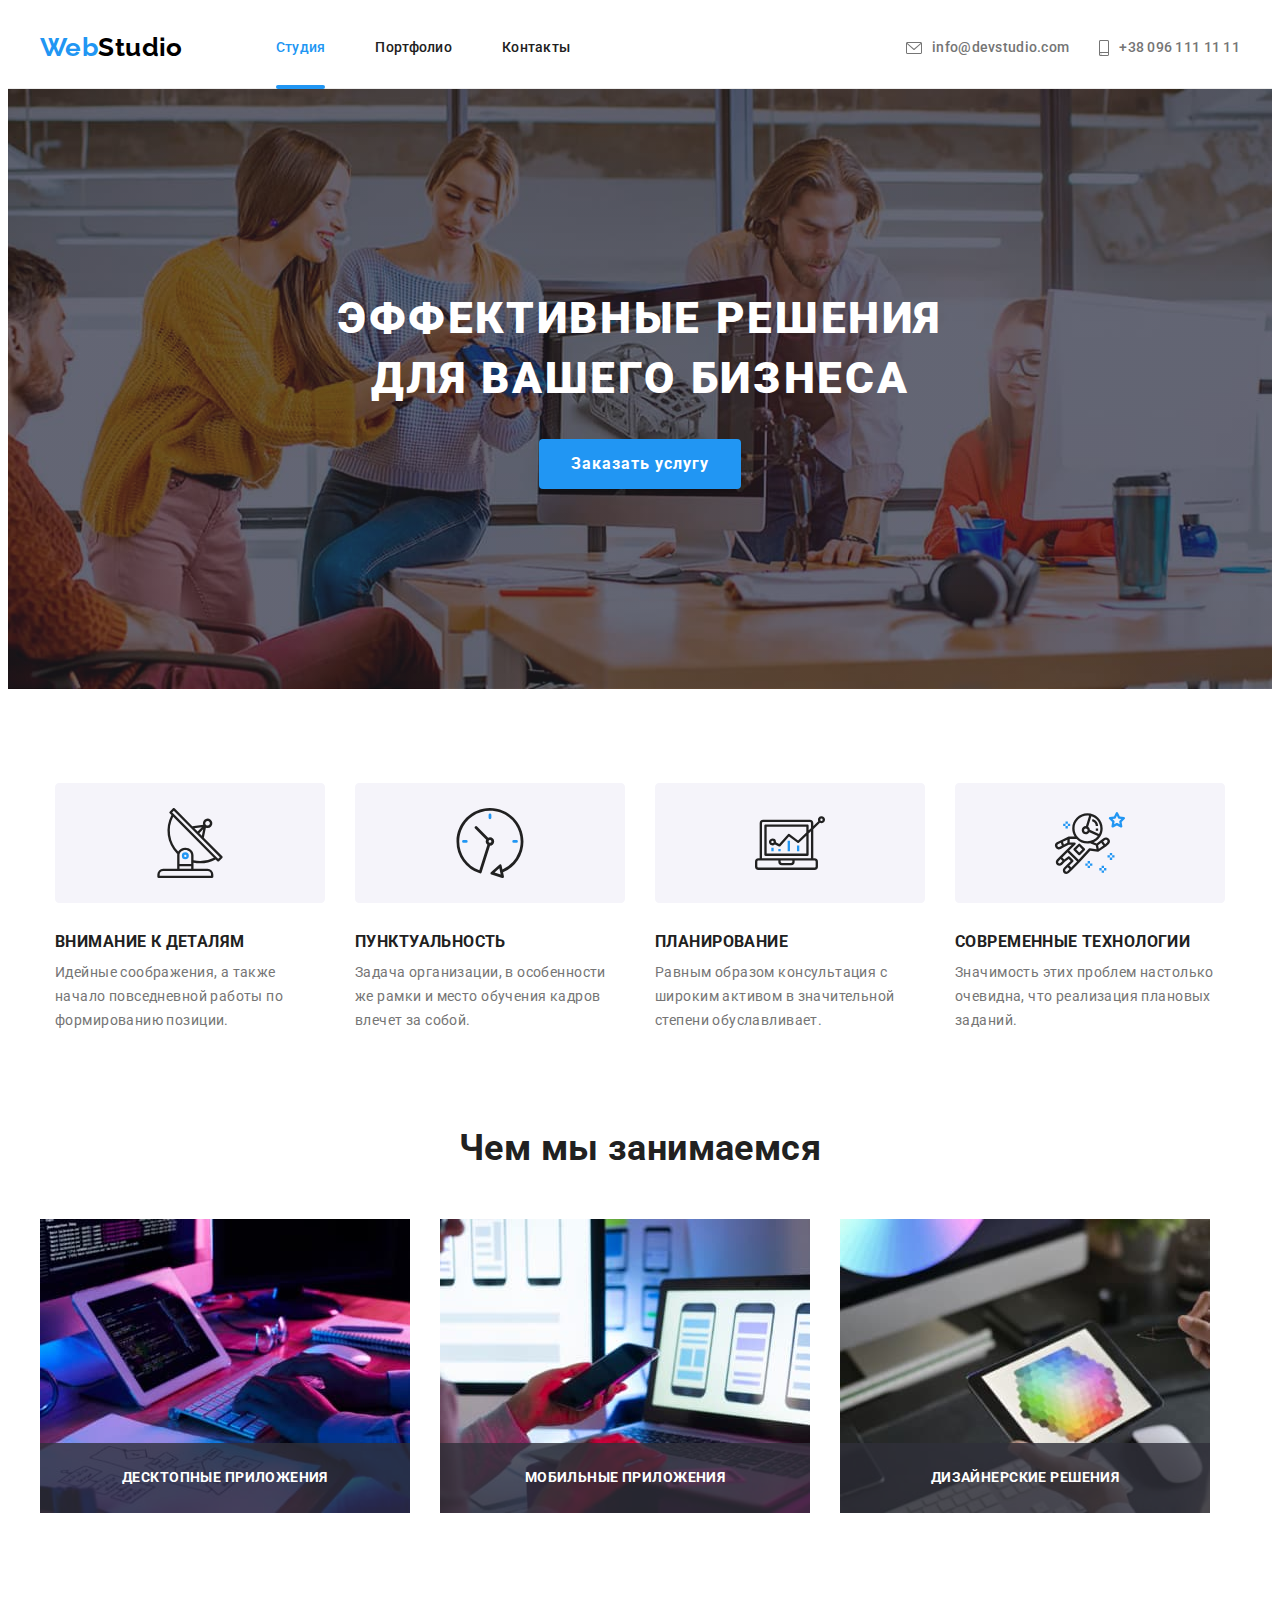
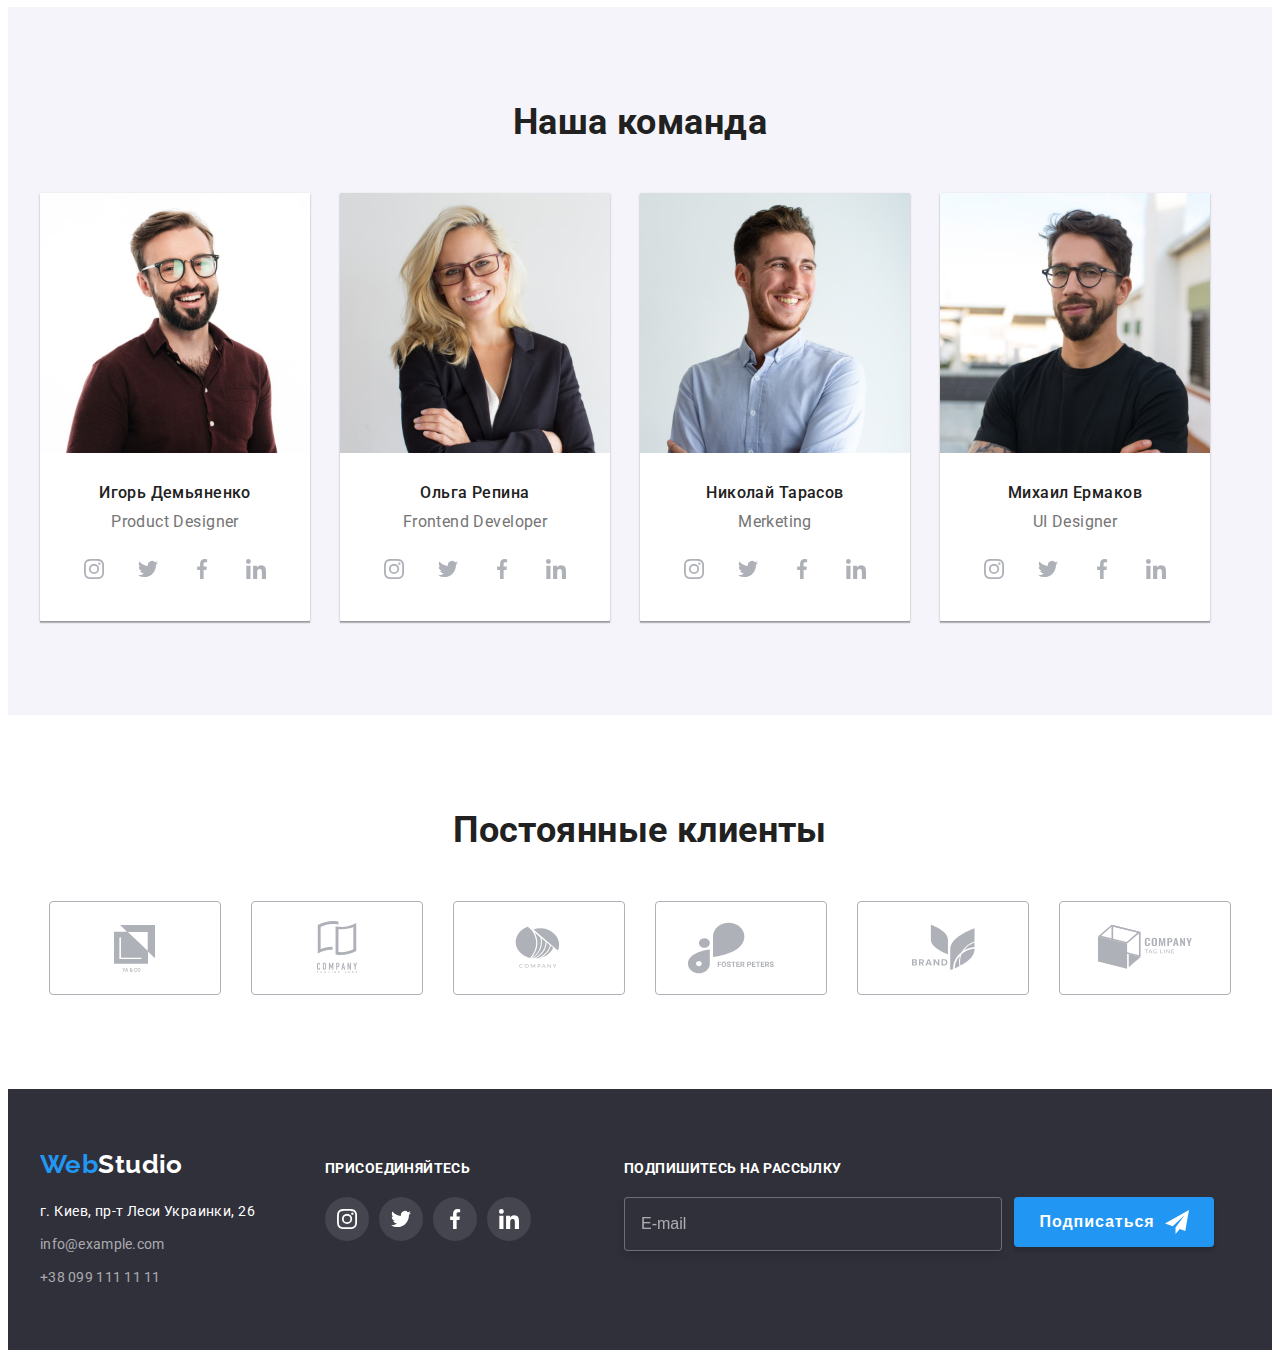
<file: index.html>
<!DOCTYPE html>
<html lang="ru">
<head>
    <meta charset="UTF-8">
    <meta http-equiv="X-UA-Compatible" content="IE=edge">
    <meta name="viewport" content="width=device-width, initial-scale=1.0">
    <title>Студия</title>
    <link rel="stylesheet" href="https://cdnjs.cloudflare.com/ajax/libs/modern-normalize/1.1.0/modern-normalize.min.css"
        integrity="sha512-wpPYUAdjBVSE4KJnH1VR1HeZfpl1ub8YT/NKx4PuQ5NmX2tKuGu6U/JRp5y+Y8XG2tV+wKQpNHVUX03MfMFn9Q=="
        crossorigin="anonymous" referrerpolicy="no-referrer" />
    <link rel="preconnect" href="https://fonts.googleapis.com">
    <link rel="preconnect" href="https://fonts.gstatic.com" crossorigin>
    <link href="https://fonts.googleapis.com/css2?family=Raleway:wght@700&family=Roboto:wght@400;500;700;900&display=swap"
        rel="stylesheet">
    <!--<link rel="stylesheet" href="./css/styles.css">-->
    <link rel="stylesheet" href="./css/main.min.css">
</head>

<body>
        <!-- Шапка -->
    <header class="header-section">
        <div class="container flex-header">            
            <nav class="navigation">
                <a href="./index.html" lang="en" class="logo link header-logo"><span class="logo-accent">Web</span>Studio</a>
                <ul class="site-nav list flex-site-nav">                
                    <li class="list-item header-list-item"><a href="./index.html" class="link current">Студия</a></li>
                    <li class="list-item header-list-item"><a href="./portfolio.html" class="link">Портфолио</a></li>
                    <li class="list-item header-list-item"><a href="" class="link">Контакты</a></li>
                </ul>
            </nav>
            <ul class="list header-contacts">
                <li class="list-item header-list-item"><a href="mailto:info@devstudio.com" class="contacts-header link">
                    <svg class="contacts-header-icon1"><use href="images/icons.svg#envelope"></use></svg>info@devstudio.com</a></li>
                <li class="list-item header-list-item"><a href="tel:+380961111111" class="contacts-header link">
                    <svg class="contacts-header-icon2"><use href="images/icons.svg#smartphone"></use></svg>+38 096 111 11 11</a></li>
            </ul>
        </div>
    </header>            
    <main>
                <!-- Hero -->
        <section class="hero">
            <div class="container hero-container">
                <h1 class="hero-title">Эффективные решения для вашего бизнеса</h1>
                <button type="button" class="hero-button btn-primary" data-modal-open>Заказать услугу</button>
            </div>
        </section>
        <div class="backdrop is-hidden" data-modal>
            <div class="modal">                
                <button class="btn-close" aria-label="Закрыть" data-modal-close>
                    <svg class="close-icon">
                        <use href="images/icons.svg#icon-close"></use>
                    </svg>
                </button>  
                <form class="modal-form" autocomplete="off">
                    <b class="modal-call">Оставьте свои данные, мы вам перезвоним</b>
                    <label for="user-name" class="modal-name-label">Имя</label>
                    <div class="modal-input-containers">
                        <input type="text" name="name" id="user-name" class="modal-inputs modal-input-name" autocomplete="name">
                        <svg class="icon-modal-person icon-modal">
                            <use href="./images/icons.svg#icon-modal-person"></use>
                        </svg>
                    </div>
                    <label for="user-phone-number" class="modal-name-label">Телефон</label>
                    <div class="modal-input-containers">
                        <input type="tel" name="phone-number" id="user-phone-number" class="modal-inputs modal-input-tel" autocomplete="tel">
                        <svg class="icon-modal-phone icon-modal">
                            <use href="./images/icons.svg#icon-modal-phone"></use>
                        </svg>
                    </div>
                    <label for="user-email" class="modal-name-label">Почта</label>
                    <div class="modal-input-containers">
                        <input type="email" name="email" id="user-email" class="modal-inputs modal-input-email" autocomplete="email">
                        <svg class="icon-modal-envelope icon-modal">
                            <use href="./images/icons.svg#icon-modal-envelope"></use>
                        </svg>
                    </div>
                    <label for="modal-textarea" class="modal-name-label">Комментарий</label>
                    <textarea name="comment" id="modal-textarea" rows="10" class="modal-textarea" placeholder="Введите текст"></textarea>
                    <div class="agreement">
                    <input type="checkbox" name="topic" id="modal-checkbox" class="modal-checkbox visually-hidden">
                    <span class="checkbox-icon"></span>
                    <label for="modal-checkbox" class="agreement-stroke">Соглашаюсь с рассылкой и принимаю <a href="" class="agreement-link">Условия договора</a></label>
                    </div>
                    <button type="submit" class="btn-primary modal-submit-button">Отправить</button>
                </form>      
            </div>
        </div>
                <!-- Особенности -->
        <section class="section paculiarities-section">
            <div class="contaier">
                <h2 class="section-title visually-hidden">Особенности</h2>
                <ul class="list paculiarities-list">                                
                    <li class="list-item paculiarities-item pacu-icon-1">                        
                            <h3 class="list-title paculiarities-title upper-text">внимание к деталям</h3>
                            <p class="paculiarities-text">
                                Идейные соображения, а также начало повседневной работы по формированию позиции.
                            </p>                        
                    </li>                    
                    <li class="list-item paculiarities-item pacu-icon-2">                        
                            <h3 class="list-title paculiarities-title upper-text">пунктуальность</h3>
                            <p class="paculiarities-text">
                                Задача организации, в особенности же рамки и место обучения кадров влечет за собой.
                            </p>                        
                    </li>                         
                    <li class="list-item paculiarities-item pacu-icon-3">                        
                            <h3 class="list-title paculiarities-title upper-text">планирование</h3>
                                <p class="paculiarities-text">
                                    Равным образом консультация с широким активом в значительной степени обуславливает.
                                </p>                        
                    </li>                         
                    <li class="list-item paculiarities-item pacu-icon-4">                        
                            <h3 class="list-title paculiarities-title upper-text">современные технологии</h3>
                            <p class="paculiarities-text">
                                Значимость этих проблем настолько очевидна, что реализация плановых заданий.
                            </p>                       
                    </li>                               
                </ul>
            </div>
        </section>
                <!-- Чем мы занимаемся -->
        <section class="section">
            <div class="container studio-section">
                <h2 class="section-title our-focus-title">Чем мы занимаемся</h2>
                <ul class="list our-focus-list">
                    <li class="list-item our-focus-item">
                        <div class="focus-item-thumb">
                            <img src="./images/notebook.jpg" alt="ноутбук" width="370"> 
                            <div class="focus-disc-box">
                                <p class="upper-text focus-pic-disc">десктопные приложения</p>
                            </div>
                        </div>                        
                    </li>
                    <li class="list-item our-focus-item">
                        <div class="focus-item-thumb">
                            <img src="./images/notebook-smartphone.jpg" alt="ноутбук и смартфон" width="370">
                            <div class="focus-disc-box">
                                <p class="upper-text focus-pic-disc">мобильные приложения</p>
                            </div>
                        </div>                        
                    </li>
                    <li class="list-item our-focus-item">
                        <div class="focus-item-thumb">
                            <img src="./images/tablet.jpg" alt="планшет" width="370">   
                            <div class="focus-disc-box">
                                <p class="upper-text focus-pic-disc">дизайнерские решения</p>
                            </div>
                        </div>                        
                    </li>
                </ul>
            </div>
        </section>
                <!-- Наша команда-->
        <section class="section team-section">
            <div class="studio-section container">
                <h2 class="section-title">Наша команда</h2>
                <ul class="list team-list">
                    <li class="list-item team-card">
                        <img src="./images/photo.jpg" alt="фото Игоря" width="270">
                        <div class="team-card-discription">                            
                            <h3 class="list-title teammember">Игорь Демьяненко</h3>
                            <p lang="en" class="profession">Product Designer</p>
                            <ul class="social-list list">
                                <li class="social-item">
                                    <a href="https://Instagram.com" class="team-social-link social-link link"
                                    target="_blank" rel="noopener noreferrer" aria-label="Instagram">
                                        <svg class="social-icon">
                                            <use href="./images/icons.svg#instagram-icon">                                   
                                            </use>
                                        </svg>
                                    </a></li>
                                <li class="social-item">
                                    <a href="https://Twitter.com" class="team-social-link social-link link" target="_blank" rel="noopener noreferrer" aria-label="Twitter">
                                        <svg class="social-icon">
                                            <use href="./images/icons.svg#twitter-icon">
                                            </use>
                                        </svg>
                                    </a></li>
                                <li class="social-item">
                                    <a href="https://Facebook.com" class="team-social-link social-link link" target="_blank" rel="noopener noreferrer" aria-label="Facebook">
                                        <svg class="social-icon">
                                            <use href="./images/icons.svg#facebook-icon">
                                            </use>
                                        </svg>
                                    </a></li>
                                <li class="social-item">
                                    <a href="https://Linkedin.com" class="team-social-link social-link link" target="_blank" rel="noopener noreferrer" aria-label="LinkedIn">
                                        <svg class="social-icon">
                                            <use href="./images/icons.svg#linkedin-icon">
                                            </use>
                                        </svg>
                                    </a></li>
                            </ul>
                        </div>
                    </li>
                    <li class="list-item team-card">
                        <img src="./images/photo-1.jpg" alt="фото Ольги" width="270">
                        <div class="team-card-discription">                            
                            <h3 class="list-title teammember">Ольга Репина</h3>
                            <p lang="en" class="profession">Frontend Developer</p>
                            <ul class="social-list list">
                                <li class="social-item">
                                    <a href="" class="team-social-link social-link link">
                                        <svg class="social-icon">
                                            <use href="./images/icons.svg#instagram-icon" aria-label="Instagram">
                                            </use>
                                        </svg>
                                    </a>
                                </li>
                                <li class="social-item">
                                    <a href="" class="team-social-link social-link link" aria-label="Twitter">
                                        <svg class="social-icon">
                                            <use href="./images/icons.svg#twitter-icon">
                                            </use>
                                        </svg>
                                    </a>
                                </li>
                                <li class="social-item">
                                    <a href="" class="team-social-link social-link link" aria-label="Facebook">
                                        <svg class="social-icon">
                                            <use href="./images/icons.svg#facebook-icon">
                                            </use>
                                        </svg>
                                    </a>
                                </li>
                                <li class="social-item">
                                    <a href="" class="team-social-link social-link link" aria-label="LinkedIn">
                                        <svg class="social-icon">
                                            <use href="./images/icons.svg#linkedin-icon">
                                            </use>
                                        </svg>
                                    </a>
                                </li>
                            </ul>
                        </div>
                    </li>
                    <li class="list-item team-card">
                        <img src="./images/photo-2.jpg" alt="фото Николая" width="270">
                        <div class="team-card-discription">                            
                            <h3 class="list-title teammember">Николай Тарасов</h3>
                            <p lang="en" class="profession">Merketing</p>
                            <ul class="social-list list">
                                <li class="social-item">
                                    <a href="" class="team-social-link social-link link">
                                        <svg class="social-icon">
                                            <use href="./images/icons.svg#instagram-icon" aria-label="Instagram">
                                            </use>
                                        </svg>
                                    </a>
                                </li>
                                <li class="social-item">
                                    <a href="" class="team-social-link social-link link" aria-label="Twitter">
                                        <svg class="social-icon">
                                            <use href="./images/icons.svg#twitter-icon">
                                            </use>
                                        </svg>
                                    </a>
                                </li>
                                <li class="social-item">
                                    <a href="" class="team-social-link social-link link" aria-label="Facebook">
                                        <svg class="social-icon">
                                            <use href="./images/icons.svg#facebook-icon">
                                            </use>
                                        </svg>
                                    </a>
                                </li>
                                <li class="social-item">
                                    <a href="" class="team-social-link social-link link" aria-label="LinkedIn">
                                        <svg class="social-icon">
                                            <use href="./images/icons.svg#linkedin-icon">
                                            </use>
                                        </svg>
                                    </a>
                                </li>
                            </ul>
                        </div>
                    </li>
                    <li class="list-item team-card">
                        <img src="./images/photo-3.jpg" alt="фото Михаила" width="270">
                        <div class="team-card-discription">                            
                            <h3 class="list-title teammember">Михаил Ермаков</h3>
                            <p lang="en" class="profession">UI Designer</p>
                            <ul class="social-list list">
                                <li class="social-item">
                                    <a href="" class="team-social-link social-link link">
                                        <svg class="social-icon">
                                            <use href="./images/icons.svg#instagram-icon" aria-label="Instagram">
                                            </use>
                                        </svg>
                                    </a>
                                </li>
                                <li class="social-item">
                                    <a href="" class="team-social-link social-link link" aria-label="Twitter">
                                        <svg class="social-icon">
                                            <use href="./images/icons.svg#twitter-icon">
                                            </use>
                                        </svg>
                                    </a>
                                </li>
                                <li class="social-item">
                                    <a href="" class="team-social-link social-link link" aria-label="Facebook">
                                        <svg class="social-icon">
                                            <use href="./images/icons.svg#facebook-icon">
                                            </use>
                                        </svg>
                                    </a>
                                </li>
                                <li class="social-item">
                                    <a href="" class="team-social-link social-link link" aria-label="LinkedIn">
                                        <svg class="social-icon">
                                            <use href="./images/icons.svg#linkedin-icon">
                                            </use>
                                        </svg>
                                    </a>
                                </li>
                            </ul>
                        </div>
                    </li>
                </ul>
            </div>
        </section>
        <section class="section">
            <div class="container studio-section">
                <h2 class="section-title customers-title">Постоянные клиенты</h2>
                <ul class="list customers-list">
                    <li class="list-item customers-item">
                        <a href="" class="customers-link link">
                            <svg class="customers-icon">
                                <use href="images/icons.svg#logo1"></use>
                            </svg>
                        </a>
                    </li>
                    <li class="list-item customers-item">
                        <a href="" class="customers-link link">
                            <svg class="customers-icon">
                                <use href="images/icons.svg#logo2"></use>
                            </svg>
                        </a>
                    </li>
                    <li class="list-item customers-item">
                        <a href="" class="customers-link link">
                            <svg class="customers-icon">
                                <use href="images/icons.svg#logo3"></use>
                            </svg>
                        </a>
                    </li>
                    <li class="list-item customers-item">
                        <a href="" class="customers-link link">
                            <svg class="customers-icon">
                                <use href="images/icons.svg#logo4"></use>
                            </svg>
                        </a>
                    </li>
                    <li class="list-item customers-item">
                        <a href="" class="customers-link link">
                            <svg class="customers-icon">
                                <use href="images/icons.svg#logo5"></use>
                            </svg>
                        </a>
                    </li>
                    <li class="list-item customers-item">
                        <a href="" class="customers-link link">
                            <svg class="customers-icon">
                                <use href="images/icons.svg#logo6"></use>
                            </svg>
                        </a>
                    </li>
                </ul>
            </div>
        </section>
    </main>
            <!-- футер -->
    <footer class="footer-section">
        <div class="container footer-container">
            <div class="address-container">
            <a href="./index.html" lang="en" class="logo footer-logo link"><span class="logo-accent">Web</span>Studio</a>
            <address>
                <ul class="list flex-adress">
                    <li class="list-item flex-adress-item"><a href="https://www.google.com.ua/maps/place/бульвар+Лесі+Українки,+26,+Київ,+02000/@50.4265769,30.5380446,19z/data=!4m5!3m4!1s0x40d4cf0e033ecbe9:0x57a4dffefec77da0!8m2!3d50.4265807!4d30.5383858?hl=uk&authuser=0"
                                class="office-adress footer-contacts-fonts link">г. Киев, пр-т Леси Украинки, 26</a></li>
                    <li class="list-item flex-adress-item"><a href="mailto:info@example.com"
                                class="contacts-footer footer-contacts-fonts link">info@example.com</a></li>
                    <li class="list-item flex-adress-item"><a href="tel:+380991111111" class="contacts-footer footer-contacts-fonts link">+38 099 111 11 11</a>
                    </li>
                </ul>
            </address>
            </div>
            <div>
                <b class="footer-call upper-text">присоединяйтесь</b>
                <ul class="social-list list">
                    <li class="social-item">
                        <a href="" class="footer-social-link social-link link" aria-label="Instagram">
                            <svg class="social-icon">
                                <use href="./images/icons.svg#instagram-icon"></use>
                            </svg>
                        </a>
                    </li>
                    <li class="social-item">
                        <a href="" class="footer-social-link social-link link" aria-label="Twitter">
                            <svg class="social-icon">
                                <use href="./images/icons.svg#twitter-icon"></use>
                            </svg>
                        </a>
                    </li>
                    <li class="social-item">
                        <a href="" class="footer-social-link social-link link" aria-label="Facebook">
                            <svg class="social-icon">
                                <use href="./images/icons.svg#facebook-icon"></use>
                            </svg>
                        </a>
                    </li>
                    <li class="social-item">
                        <a href="" class="footer-social-link social-link link" aria-label="LinkedIn">
                            <svg class="social-icon">
                                <use href="./images/icons.svg#linkedin-icon"></use>
                            </svg>
                        </a>
                    </li>
                </ul>
            </div>
            <form class="subscribe-form" autocomplete="off">
                <label for="footer-subscribe-input" class="footer-call upper-text footer-subscribe-label">подпишитесь на рассылку</label>
                <div class="subscribe-form-actions">
                    <input type="email" name="email" placeholder="E-mail" id="footer-subscribe-input" class="footer-subscribe-input">
                    <button type="submit" class="btn-primary footer-subscribe-button">Подписаться<svg class="icon-send">
                            <use href="./images/icons.svg#icon-send"></use>
                        </svg></button>
                </div>
            </form>
        </div>
    </footer>
    <script src="./js/modal.js"></script>
</body>
</html>
</file>
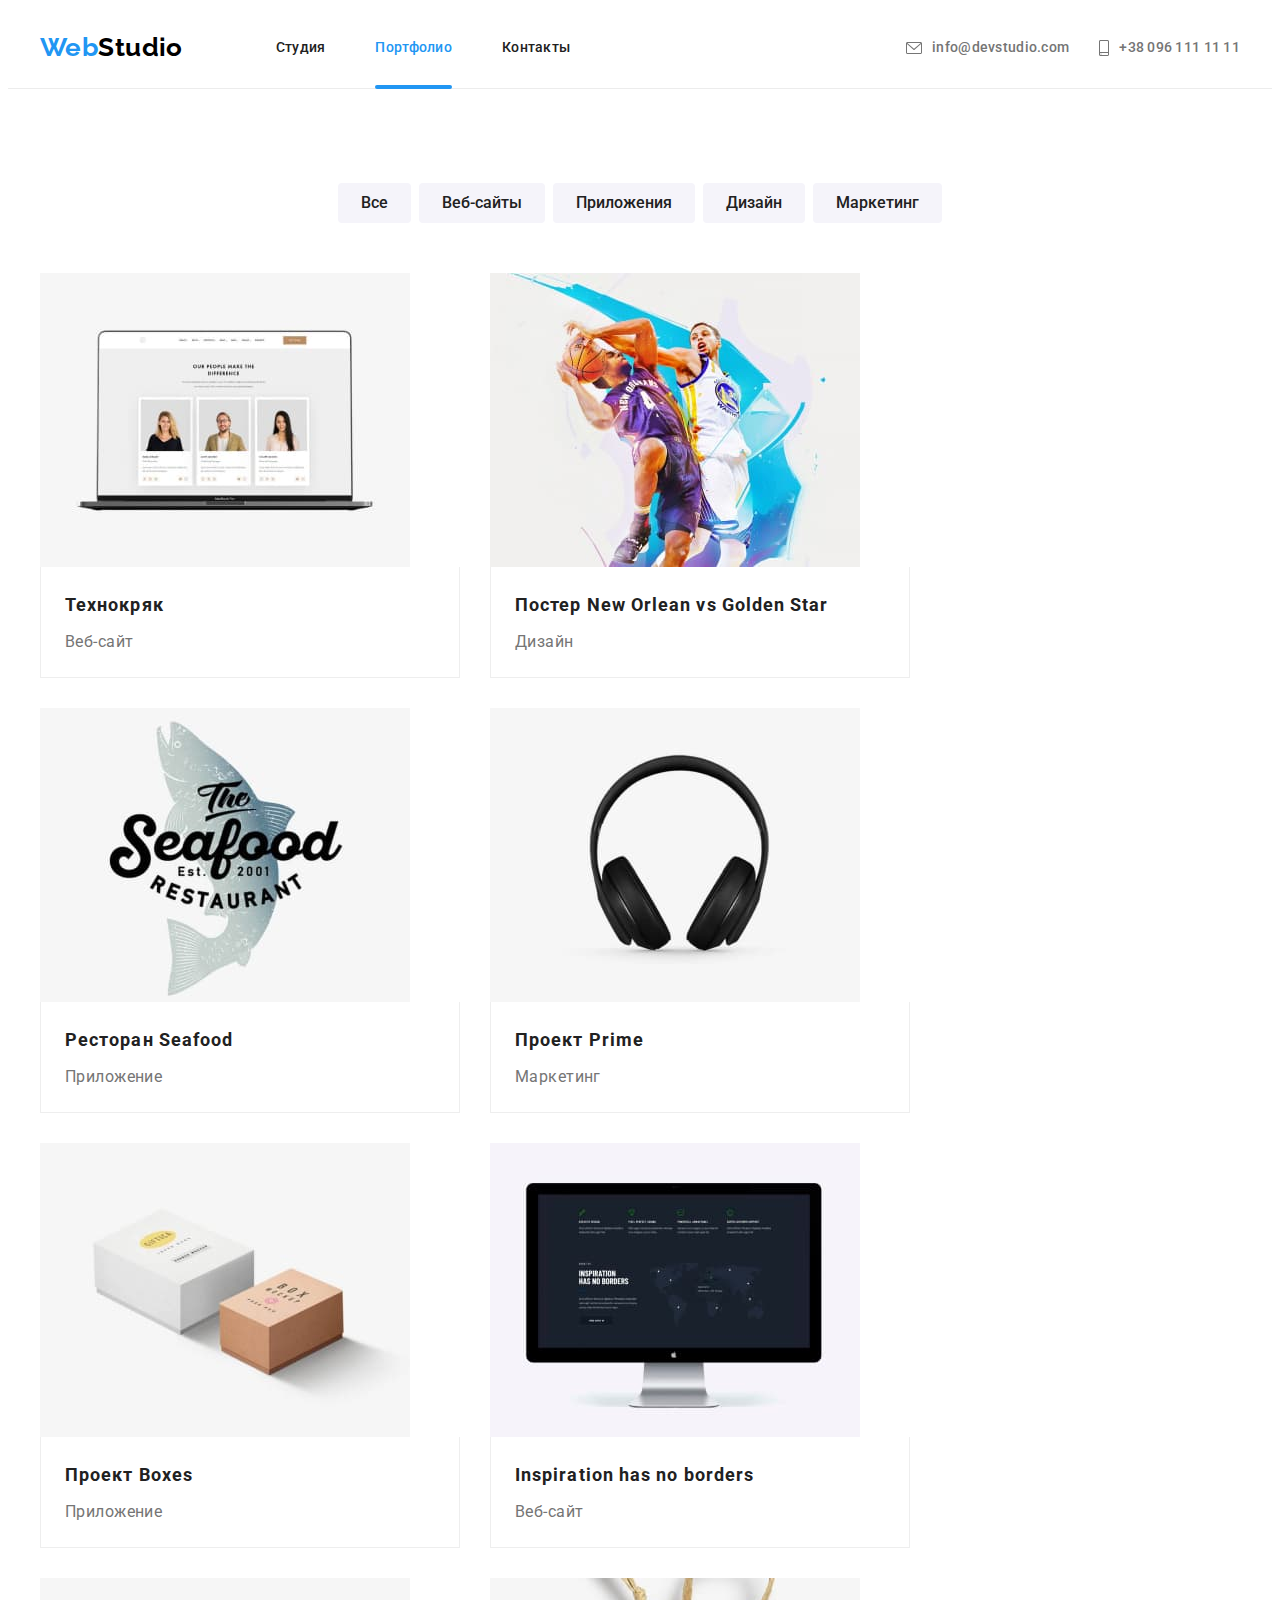
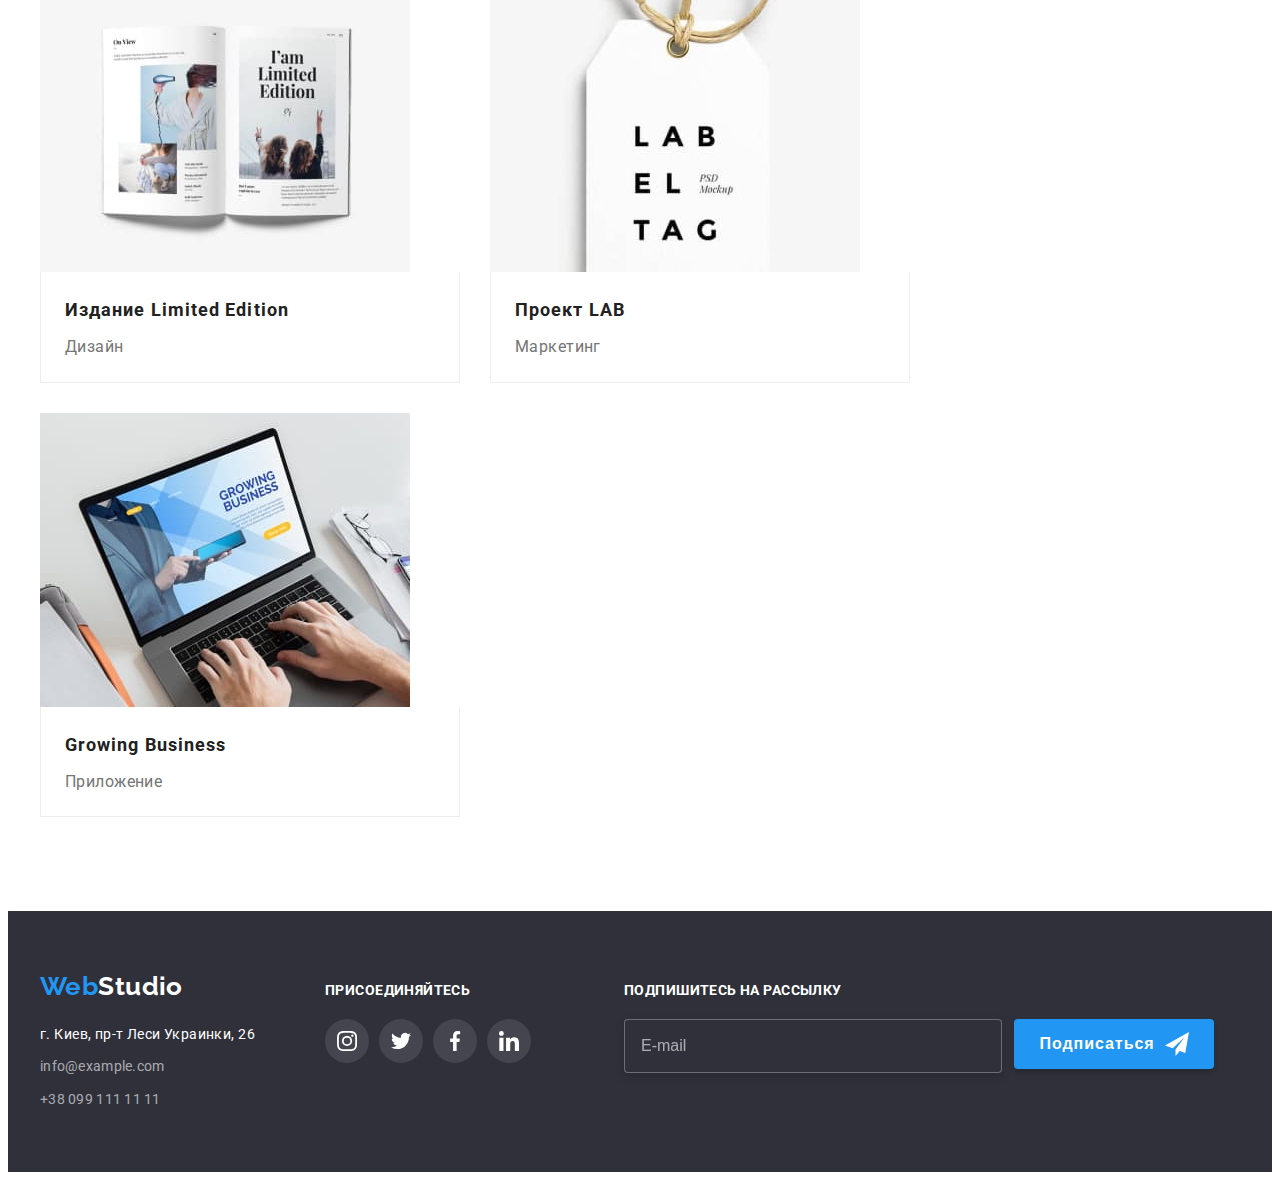
<file: portfolio.html>
<!DOCTYPE html>
<html lang="ru">
<head>
    <meta charset="UTF-8">
    <meta http-equiv="X-UA-Compatible" content="IE=edge">
    <meta name="viewport" content="width=device-width, initial-scale=1.0">
    <title>Портфолио</title>
    <link rel="stylesheet" href="https://cdnjs.cloudflare.com/ajax/libs/modern-normalize/1.1.0/modern-normalize.min.css"
        integrity="sha512-wpPYUAdjBVSE4KJnH1VR1HeZfpl1ub8YT/NKx4PuQ5NmX2tKuGu6U/JRp5y+Y8XG2tV+wKQpNHVUX03MfMFn9Q=="
        crossorigin="anonymous" referrerpolicy="no-referrer" />
    <link rel="preconnect" href="https://fonts.googleapis.com">
    <link rel="preconnect" href="https://fonts.gstatic.com" crossorigin>
    <link href="https://fonts.googleapis.com/css2?family=Raleway:wght@700&family=Roboto:wght@400;500;700;900&display=swap"
        rel="stylesheet">
    <!--<link rel="stylesheet" href="./css/styles.css">-->
    <link rel="stylesheet" href="./css/main.min.css">
</head>
<body>
        <!-- Шапка -->
        <header class="header-section">
            <div class="container flex-header">
                <a href="./index.html" lang="en" class="logo link header-logo"><span class="logo-accent">Web</span>Studio</a>
                <nav>
                    <ul class="site-nav list flex-site-nav">
                        <li class="list-item header-list-item"><a href="./index.html" class="link">Студия</a></li>
                        <li class="list-item header-list-item"><a href="./portfolio.html" class="link current">Портфолио</a></li>
                        <li class="list-item header-list-item"><a href="" class="link">Контакты</a></li>
                    </ul>
                </nav>
                <ul class="list header-contacts">
                    <li class="list-item header-list-item"><a href="mailto:info@devstudio.com" class="contacts-header link">
                            <svg class="contacts-header-icon1">
                                <use href="images/icons.svg#envelope"></use>
                            </svg>info@devstudio.com</a></li>
                    <li class="list-item header-list-item"><a href="tel:+380961111111" class="contacts-header link">
                            <svg class="contacts-header-icon2">
                                <use href="images/icons.svg#smartphone"></use>
                            </svg>+38 096 111 11 11</a></li>
                </ul>
            </div>
        </header>
        <!-- Портфолио -->
        <main>
            <section class="section">
                <div class="container">
                <h1 class="section-title visually-hidden">Портфолио</h1>
                <ul class="list flex-filter">
                    <li class="list-item flex-filter-button"><button type="button" class="list-button btn-secondary">Все</button></li>
                    <li class="list-item flex-filter-button"><button type="button" class="list-button btn-secondary">Веб-сайты</button></li>
                    <li class="list-item flex-filter-button"><button type="button" class="list-button btn-secondary">Приложения</button></li>
                    <li class="list-item flex-filter-button"><button type="button" class="list-button btn-secondary">Дизайн</button></li>
                    <li class="list-item flex-filter-button"><button type="button" class="list-button btn-secondary">Маркетинг</button></li>
                </ul>
                <ul class="list portfolio-flex-list">
                    <li class="list-item portfolio-list-item">                        
                            <a href="" class="link portfolio-link">
                                <div class="portfolio-thumb">
                                    <img src="images-portfolio/notebook.jpg" alt="ноутбук" width="370" height="294">
                                    <div class="portfolio-disc-box">
                                        <p class="portfolio-disc">Технокряк это современная площадка распространения коронавируса. Компании используют эту платформу для цифрового
                                            шпионажа и атак на защищённые сервера конкурентов.</p>
                                    </div>
                                </div>
                            <div class="project-card-discription">
                                <h2 class="list-title portfolio-title">Технокряк</h2>
                                <p class="work-type">Веб-сайт</p>                                                                
                            </div>
                            </a>
                    </li>
                    <li class="list-item portfolio-list-item">                        
                            <a href="" class="link portfolio-link">
                                <div class="portfolio-thumb">
                                    <img src="./images-portfolio/basketball.jpg" alt="баскетболисты играют с мячиком" width="370" height="294">
                                    <div class="portfolio-disc-box">
                                        <p class="portfolio-disc">Технокряк это современная площадка распространения коронавируса. Компании используют эту платформу для цифрового
                                            шпионажа и атак на защищённые сервера конкурентов.</p>
                                    </div>
                                </div>
                            <div class="project-card-discription">
                                <h2 class="list-title portfolio-title">Постер <span lang="en">New Orlean vs Golden Star</span></h2>
                                <p class="work-type">Дизайн</p>
                                </div>
                                </a>                           
                    </li>
                    <li class="list-item portfolio-list-item">                        
                            <a href="" class="link portfolio-link">
                                <div class="portfolio-thumb">
                                    <img src="./images-portfolio/seafood.jpg" alt="рыбка" width="370" height="294">
                                    <div class="portfolio-disc-box">
                                        <p class="portfolio-disc">Технокряк это современная площадка распространения коронавируса. Компании используют эту платформу для цифрового
                                            шпионажа и атак на защищённые сервера конкурентов.</p>
                                    </div>
                                </div>
                            <div class="project-card-discription">
                                <h2 class="list-title portfolio-title">Ресторан <span lang="en">Seafood</span></h2>
                                <p class="work-type">Приложение</p>                                                               
                            </div>
                            </a>
                    </li>
                    <li class="list-item portfolio-list-item">                        
                            <a href="" class="link portfolio-link">
                                <div class="portfolio-thumb">
                                    <img src="./images-portfolio/earphones.jpg" alt="наушники" width="370" height="294">
                                    <div class="portfolio-disc-box">
                                        <p class="portfolio-disc">Технокряк это современная площадка распространения коронавируса. Компании используют эту платформу для цифрового
                                            шпионажа и атак на защищённые сервера конкурентов.</p>
                                    </div>
                                </div>
                            <div class="project-card-discription">
                                <h2 class="list-title portfolio-title">Проект <span lang="en">Prime</span></h2>
                                <p class="work-type">Маркетинг</p>                                                                
                            </div>
                            </a>
                    </li>
                    <li class="list-item portfolio-list-item">                        
                            <a href="" class="link portfolio-link">
                                <div class="portfolio-thumb">
                                    <img src="./images-portfolio/boxes.jpg" alt="коробки" width="370" height="294">
                                    <div class="portfolio-disc-box">
                                        <p class="portfolio-disc">Технокряк это современная площадка распространения коронавируса. Компании используют эту платформу для цифрового
                                            шпионажа и атак на защищённые сервера конкурентов.</p>
                                    </div>
                                </div>
                            <div class="project-card-discription">
                                <h2 class="list-title portfolio-title">Проект <span lang="en">Boxes</span></h2>
                                <p class="work-type">Приложение</p>                                                                
                            </div>
                            </a>
                    </li>
                    <li class="list-item portfolio-list-item">                        
                            <a href="" class="link portfolio-link">
                                <div class="portfolio-thumb">
                                    <img src="./images-portfolio/monitor.jpg" alt="монитор" width="370" height="294">
                                    <div class="portfolio-disc-box">
                                        <p class="portfolio-disc">Технокряк это современная площадка распространения коронавируса. Компании используют эту платформу для цифрового
                                            шпионажа и атак на защищённые сервера конкурентов.</p>
                                    </div>
                                </div>
                            <div class="project-card-discription">
                                <h2 class="list-title portfolio-title" lang="en">Inspiration has no borders</h2>
                                <p class="work-type">Веб-сайт</p>                                                                
                            </div>
                            </a>
                    </li>
                    <li class="list-item portfolio-list-item">                        
                            <a href="" class="link portfolio-link">
                                <div class="portfolio-thumb">
                                    <img src="./images-portfolio/book.jpg" alt="книжка" width="370" height="294">
                                    <div class="portfolio-disc-box">
                                        <p class="portfolio-disc">Технокряк это современная площадка распространения коронавируса. Компании используют эту платформу для цифрового
                                            шпионажа и атак на защищённые сервера конкурентов.</p>
                                    </div>
                                </div>
                            <div class="project-card-discription">
                                <h2 class="list-title portfolio-title">Издание <span lang="en">Limited Edition</span></h2>
                                <p class="work-type">Дизайн</p>                                                                
                            </div>
                            </a>
                    </li>
                    <li class="list-item portfolio-list-item">                        
                            <a href="" class="link portfolio-link">
                                <div class="portfolio-thumb">
                                    <img src="./images-portfolio/label.jpg" alt="бирка" width="370" height="294">
                                    <div class="portfolio-disc-box">
                                        <p class="portfolio-disc">Технокряк это современная площадка распространения коронавируса. Компании используют эту платформу для цифрового
                                            шпионажа и атак на защищённые сервера конкурентов.</p>
                                    </div>
                                </div>
                            <div class="project-card-discription">
                                <h2 class="list-title portfolio-title">Проект <span lang="en">LAB</span></h2>
                                <p class="work-type">Маркетинг</p>                                                                
                            </div>
                            </a>
                    </li>
                    <li class="list-item portfolio-list-item">                        
                            <a href="" class="link portfolio-link">
                                <div class="portfolio-thumb">
                                    <img src="./images-portfolio/notebook-tapping.jpg" alt="руки на ноутбуке" width="370" height="294">
                                    <div class="portfolio-disc-box">
                                        <p class="portfolio-disc">Технокряк это современная площадка распространения коронавируса. Компании используют эту платформу для цифрового
                                        шпионажа и атак на защищённые сервера конкурентов.</p>
                                    </div>
                                </div>
                            <div class="project-card-discription">
                                <h2 class="list-title portfolio-title" lang="en">Growing Business</h2>
                                <p class="work-type">Приложение</p>                                                                
                            </div>
                            </a>
                    </li>
                </ul>
                </div>
            </section>
        </main>
        <!-- футер -->
        <footer class="footer-section">
            <div class="container footer-container">
                <div class="address-container">
                    <a href="./index.html" lang="en" class="logo footer-logo link"><span
                            class="logo-accent">Web</span>Studio</a>
                    <address>
                        <ul class="list flex-adress">
                            <li class="list-item flex-adress-item"><a
                                    href="https://www.google.com.ua/maps/place/бульвар+Лесі+Українки,+26,+Київ,+02000/@50.4265769,30.5380446,19z/data=!4m5!3m4!1s0x40d4cf0e033ecbe9:0x57a4dffefec77da0!8m2!3d50.4265807!4d30.5383858?hl=uk&authuser=0"
                                    class="office-adress footer-contacts-fonts link">г. Киев, пр-т Леси Украинки, 26</a></li>
                            <li class="list-item flex-adress-item"><a href="mailto:info@example.com"
                                    class="contacts-footer footer-contacts-fonts link">info@example.com</a></li>
                            <li class="list-item flex-adress-item"><a href="tel:+380991111111"
                                    class="contacts-footer footer-contacts-fonts link">+38 099 111 11 11</a>
                            </li>
                        </ul>
                    </address>
                </div>
                <div>
                    <b class="footer-call upper-text">присоединяйтесь</b>
                    <ul class="social-list list">
                        <li class="social-item">
                            <a href="" class="footer-social-link social-link link" aria-label="Instagram">
                                <svg class="social-icon">
                                    <use href="./images/icons.svg#instagram-icon"></use>
                                </svg>
                            </a>
                        </li>
                        <li class="social-item">
                            <a href="" class="footer-social-link social-link link" aria-label="Twitter">
                                <svg class="social-icon">
                                    <use href="./images/icons.svg#twitter-icon"></use>
                                </svg>
                            </a>
                        </li>
                        <li class="social-item">
                            <a href="" class="footer-social-link social-link link" aria-label="Facebook">
                                <svg class="social-icon">
                                    <use href="./images/icons.svg#facebook-icon"></use>
                                </svg>
                            </a>
                        </li>
                        <li class="social-item">
                            <a href="" class="footer-social-link social-link link" aria-label="LinkedIn">
                                <svg class="social-icon">
                                    <use href="./images/icons.svg#linkedin-icon"></use>
                                </svg>
                            </a>
                        </li>
                    </ul>
                </div>
                <form class="subscribe-form" autocomplete="off">
                    <label for="footer-subscribe-input" class="footer-call upper-text footer-subscribe-label">подпишитесь на
                        рассылку</label>
                    <div class="subscribe-form-actions">
                        <input type="email" name="email" placeholder="E-mail" id="footer-subscribe-input" class="footer-subscribe-input">
                        <button type="submit" class="btn-primary footer-subscribe-button">Подписаться<svg class="icon-send">
                                <use href="./images/icons.svg#icon-send"></use>
                            </svg></button>
                    </div>
                </form>
            </div>
        </footer>
</body>
</html>
</file>
<file: css/main.min.css>
body{background-color:var(--white-color);color:var(--main-text-color);font-family:Roboto, sans-serif;font-size:14px;letter-spacing:0.03em}*{-webkit-transition-property:background-color, color, opacity, visibility, border, -webkit-transform, -webkit-box-shadow;transition-property:background-color, color, opacity, visibility, border, -webkit-transform, -webkit-box-shadow;transition-property:background-color, transform, box-shadow, color, opacity, visibility, border;transition-property:background-color, transform, box-shadow, color, opacity, visibility, border, -webkit-transform, -webkit-box-shadow;-webkit-transition-duration:250ms;transition-duration:250ms;-webkit-transition-timing-function:cubic-bezier(0.4, 0, 0.2, 1);transition-timing-function:cubic-bezier(0.4, 0, 0.2, 1)}@-webkit-keyframes slideup{0%{-webkit-transform:translateY(137%);transform:translateY(137%)}100%{-webkit-transform:translateY(0);transform:translateY(0)}}@keyframes slideup{0%{-webkit-transform:translateY(137%);transform:translateY(137%)}100%{-webkit-transform:translateY(0);transform:translateY(0)}}img{display:block;max-width:100%;height:auto}input:hover,textarea:hover,input:focus,textarea:focus{cursor:pointer}.upper-text{text-align:start;font-weight:700;line-height:1.14;text-transform:uppercase}.social-list{display:-webkit-box;display:-ms-flexbox;display:flex;-webkit-box-pack:center;-ms-flex-pack:center;justify-content:center}.social-icon{-webkit-transition-duration:0ms;transition-duration:0ms;width:20px;height:20px}.social-item+.social-item{margin-left:10px}.social-link{display:-webkit-box;display:-ms-flexbox;display:flex;width:44px;height:44px;border-radius:50%;-webkit-box-pack:center;-ms-flex-pack:center;justify-content:center;-webkit-box-align:center;-ms-flex-align:center;align-items:center}.logo{color:var(--logo-main-color);font-family:Raleway, sans-serif;font-weight:700;font-size:26px;line-height:1.2}.header-logo{margin-right:93px}.footer-logo{display:block;margin-bottom:20px;color:var(--white-color)}.logo-accent{color:var(--accent-color)}.list{list-style:none}.list-title{margin:0 auto;color:var(--secondary-text-color)}.link{text-decoration:none}.btn-primary{color:var(--white-color);background-color:var(--accent-color);cursor:pointer;border:none}.btn-secondary{border:1px solid transparent;color:var(--secondary-text-color);background-color:var(--secondary-background-color);cursor:pointer}ul,li,p,h1,h2,h3,h4,h5,h6{margin:0;padding:0}.container{margin:0 auto;width:1200px;padding-left:15px;padding-right:15px}.contacts-header{color:var(--main-text-color);font-weight:500;font-size:14px;line-height:1.14;letter-spacing:0.02em}.contacts-header:hover,.contacts-header:focus{color:var(--accent-color)}.contacts-footer{color:var(--special-footer-text-color);letter-spacing:0.02em}.contacts-footer:hover,.contacts-footer:focus{color:var(--accent-color)}.footer-contacts-fonts{font-size:14px;line-height:1.7}.office-adress{color:var(--white-color)}.office-adress:hover,.office-adress:focus{color:var(--accent-color)}.contacts-header-icon1{-webkit-transition-duration:0ms;transition-duration:0ms;width:16px;height:12px;margin-right:10px}.contacts-header-icon2{-webkit-transition-duration:0ms;transition-duration:0ms;width:10px;height:16px;margin-right:10px}.list-button{border-radius:4px;padding:6px 22px;text-align:center;font-family:inherit;font-weight:500;font-size:16px;line-height:1.62}.list-button:hover,.list-button:focus{-webkit-box-shadow:0px 3px 1px rgba(0,0,0,0.1),0px 1px 2px rgba(0,0,0,0.08),0px 2px 2px rgba(0,0,0,0.12);box-shadow:0px 3px 1px rgba(0,0,0,0.1),0px 1px 2px rgba(0,0,0,0.08),0px 2px 2px rgba(0,0,0,0.12);color:var(--white-color);background-color:var(--accent-color)}.flex-filter{margin-bottom:50px;display:-webkit-box;display:-ms-flexbox;display:flex;-webkit-box-pack:center;-ms-flex-pack:center;justify-content:center}.flex-filter-button:not(:last-child){margin-right:8px}.backdrop{position:fixed;left:0;top:0;width:100vw;height:100vh;z-index:2;background-color:rgba(0,0,0,0.2)}.backdrop.is-hidden{opacity:0;pointer-events:none;visibility:none}.backdrop.is-hidden .modal{-webkit-transform:scale(0.2);transform:scale(0.2)}.modal{position:absolute;top:50%;left:50%;-webkit-transform:translate(-50%, -50%) scale(1);transform:translate(-50%, -50%) scale(1);padding:40px;min-width:528px;min-height:581px;background-color:var(--white-color)}.modal-form{display:-webkit-box;display:-ms-flexbox;display:flex;-webkit-box-orient:vertical;-webkit-box-direction:normal;-ms-flex-direction:column;flex-direction:column}.modal-call{text-align:center;margin-bottom:12px;font-weight:700;font-size:20px;line-height:1.15;color:var(--secondary-text-color)}.modal-name-label{margin-bottom:4px;font-size:12px;line-height:1.17;letter-spacing:0.01em}.modal-inputs{padding-left:42px;height:40px;width:100%;border:1px solid rgba(33,33,33,0.2);border-radius:4px;outline:none}.modal-inputs:focus,.modal-inputs:active{border:1px solid var(--accent-color)}.modal-input-name:focus+.icon-modal-person,.modal-input-name:active+.icon-modal-person{color:var(--accent-color)}.modal-input-containers{position:relative;margin-bottom:10px}.icon-modal{-webkit-transition-duration:0ms;transition-duration:0ms;color:var(--secondary-text-color);left:15px;top:50%;-webkit-transform:translateY(-50%);transform:translateY(-50%)}.icon-modal-person{position:absolute;width:12px;height:12px}.modal-input-tel:focus+.icon-modal-phone,.modal-input-tel:active+.icon-modal-phone{color:var(--accent-color)}.icon-modal-phone{position:absolute;width:13px;height:13px}.modal-input-email:focus+.icon-modal-envelope,.modal-input-email:active+.icon-modal-envelope{color:var(--accent-color)}.icon-modal-envelope{position:absolute;width:15px;height:12px}.modal-textarea{margin-bottom:20px;padding:12px 16px;height:120px;font-size:12px;line-height:1.17;letter-spacing:0.01em;border:1px solid rgba(33,33,33,0.2);border-radius:4px;resize:none;outline:none}.modal-textarea::-webkit-input-placeholder{color:rgba(117,117,117,0.5)}.modal-textarea:-ms-input-placeholder{color:rgba(117,117,117,0.5)}.modal-textarea::-ms-input-placeholder{color:rgba(117,117,117,0.5)}.modal-textarea::placeholder{color:rgba(117,117,117,0.5)}.modal-textarea:focus,.modal-textarea:active{border:1px solid var(--accent-color)}.modal-checkbox:checked+.checkbox-icon{border-color:transparent;background-color:var(--accent-color);background-image:url("../images/icon-check.svg");background-size:contain;background-origin:border-box}.checkbox-icon{width:16px;height:15px;margin-right:8.4px;border:1.8px solid var(--secondary-text-color);border-radius:2px}.agreement{display:-webkit-box;display:-ms-flexbox;display:flex;margin-bottom:30px;-webkit-box-pack:center;-ms-flex-pack:center;justify-content:center;-webkit-box-align:center;-ms-flex-align:center;align-items:center}.agreement-stroke{display:-webkit-box;display:-ms-flexbox;display:flex}.agreement-link{color:var(--accent-color)}.modal-submit-button{width:200px;height:50px;margin:0 auto;background-color:var(--accent-color);-webkit-box-shadow:0px 4px 4px rgba(0,0,0,0.15);box-shadow:0px 4px 4px rgba(0,0,0,0.15);border-radius:4px;font-weight:700;font-size:16px;line-height:1.87;letter-spacing:0.06em}.modal-submit-button:hover,.modal-submit-button:focus{background-color:#188ce8}.btn-close{position:absolute;top:8px;right:8px;width:30px;height:30px;border-radius:50%;border:1px solid rgba(0,0,0,0.1);background-color:var(--white-color);color:#000;-webkit-transition-duration:0ms;transition-duration:0ms}.close-icon{position:absolute;top:50%;left:50%;-webkit-transform:translate(-50%, -50%);transform:translate(-50%, -50%);width:18px;height:18px;-webkit-transition-duration:0ms;transition-duration:0ms}.btn-close:hover,.btn-close:focus{color:var(--accent-color)}.section{padding:0;margin:0;padding-top:94px;padding-bottom:94px}.section-title{text-align:center;color:var(--secondary-text-color);font-weight:700;font-size:36px;line-height:1.17}.customers-list{display:-webkit-box;display:-ms-flexbox;display:flex;-webkit-box-pack:center;-ms-flex-pack:center;justify-content:center}.customers-item:not(:last-child){margin-right:30px}.customers-title{margin-bottom:50px}.customers-link{display:-webkit-box;display:-ms-flexbox;display:flex;-webkit-box-pack:center;-ms-flex-pack:center;justify-content:center;-webkit-box-align:center;-ms-flex-align:center;align-items:center;width:170px;height:92px;background-color:var(--white-color);border:1px solid var(--social-icons-main-color);border-radius:4px;color:var(--social-icons-main-color)}.customers-link:hover,.customers-link:focus{background-color:var(--white-color);color:var(--accent-color);border-color:var(--accent-color)}.customers-icon{-webkit-transition-duration:1ms;transition-duration:1ms;width:106px;height:60px}.footer-container{display:-webkit-box;display:-ms-flexbox;display:flex;-webkit-box-align:baseline;-ms-flex-align:baseline;align-items:baseline}.footer-section{background-color:var(--accent-background-color)}.footer-section{padding:60px 0}.footer-section .link{font-style:normal}.flex-adress{display:-webkit-box;display:-ms-flexbox;display:flex;-webkit-box-orient:vertical;-webkit-box-direction:normal;-ms-flex-direction:column;flex-direction:column}.address-container{margin-right:70px}.flex-adress-item:not(:last-child){margin-bottom:9px}.footer-call{display:block;margin-bottom:20px;color:var(--white-color)}.footer-social-link{background-color:rgba(255,255,255,0.1);color:var(--white-color)}.footer-social-link:hover,.footer-social-link:focus{background-color:var(--accent-color);color:var(--white-color)}.subscribe-form{margin-left:93px}.subscribe-form-actions{display:-webkit-box;display:-ms-flexbox;display:flex}.footer-subscribe-label{margin-bottom:20px}.footer-subscribe-input{width:358px;height:50px;padding-left:16px;display:-webkit-box;display:-ms-flexbox;display:flex;-webkit-box-align:center;-ms-flex-align:center;align-items:center;font-size:16px;line-height:1.25;background-color:var(--accent-background-color);color:var(--white-color);border:1px solid rgba(255,255,255,0.3);-webkit-filter:drop-shadow(0px 4px 4px rgba(0,0,0,0.15));filter:drop-shadow(0px 4px 4px rgba(0,0,0,0.15));border-radius:4px;outline:none}.footer-subscribe-input:focus,.footer-subscribe-input:active{border:1px solid var(--accent-color)}.footer-subscribe-input::-webkit-input-placeholder{color:rgba(255,255,255,0.6)}.footer-subscribe-input:-ms-input-placeholder{color:rgba(255,255,255,0.6)}.footer-subscribe-input::-ms-input-placeholder{color:rgba(255,255,255,0.6)}.footer-subscribe-input::placeholder{color:rgba(255,255,255,0.6)}.footer-subscribe-button{display:-webkit-box;display:-ms-flexbox;display:flex;text-align:center;-webkit-box-align:center;-ms-flex-align:center;align-items:center;-webkit-box-pack:center;-ms-flex-pack:center;justify-content:center;width:200px;height:50px;margin-left:12px;background-color:var(--accent-color);-webkit-box-shadow:0px 4px 4px rgba(0,0,0,0.15);box-shadow:0px 4px 4px rgba(0,0,0,0.15);border-radius:4px;font-weight:700;font-size:16px;line-height:1.87;letter-spacing:0.06em}.footer-subscribe-button:hover,.footer-subscribe-button:focus{background-color:#188ce8}.icon-send{width:24px;height:24px;margin-left:10px}.header-section{border-bottom:1px solid #ececec}.flex-header{display:-webkit-box;display:-ms-flexbox;display:flex;-webkit-box-align:center;-ms-flex-align:center;align-items:center}.flex-site-nav{display:-webkit-box;display:-ms-flexbox;display:flex}.navigation{display:-webkit-box;display:-ms-flexbox;display:flex;-webkit-box-align:center;-ms-flex-align:center;align-items:center}.site-nav .link,.header-contacts .link{display:-webkit-box;display:-ms-flexbox;display:flex;-webkit-box-align:center;-ms-flex-align:center;align-items:center;padding-top:32px;padding-bottom:32px}.site-nav .list-item:not(:last-child){margin-right:50px}.header-contacts{display:-webkit-box;display:-ms-flexbox;display:flex;-webkit-box-align:center;-ms-flex-align:center;align-items:center;margin-left:auto}.header-contacts .header-list-item+.header-list-item{margin-left:30px}.site-nav .link{color:var(--secondary-text-color);font-weight:500;font-size:14px;line-height:1.14;letter-spacing:0.02em}.site-nav .link:hover,.site-nav .link:focus{color:var(--accent-color)}.site-nav .link.current{position:relative;color:var(--accent-color)}.site-nav .link.current::after{content:'';position:absolute;left:0;bottom:-1px;width:100%;height:4px;border-radius:2px;background-color:var(--accent-color)}.hero{max-width:1600px;margin-left:auto;margin-right:auto;text-align:center;padding:200px 0;background-color:var(--hero-background-color);background-image:-webkit-gradient(linear, left top, right top, from(rgba(47,48,58,0.4)), to(rgba(47,48,58,0.4))),url(../images/bg-image.jpg);background-image:linear-gradient(to right, rgba(47,48,58,0.4), rgba(47,48,58,0.4)),url(../images/bg-image.jpg);background-repeat:no-repeat;background-position:center;background-size:cover}.hero-container{display:-webkit-box;display:-ms-flexbox;display:flex;-webkit-box-orient:vertical;-webkit-box-direction:normal;-ms-flex-direction:column;flex-direction:column;-webkit-box-align:center;-ms-flex-align:center;align-items:center}.hero-title{margin-bottom:30px;max-width:696px;color:var(--white-color);font-weight:900;font-size:44px;line-height:1.36;text-align:center;letter-spacing:0.06em;text-transform:uppercase}.hero-button{display:inline-block;padding:10px 32px;border-radius:4px;min-width:200px;text-align:center;-webkit-box-shadow:0px 4px 4px rgba(0,0,0,0.15);box-shadow:0px 4px 4px rgba(0,0,0,0.15);font-family:inherit;font-weight:700;font-size:16px;line-height:1.87;letter-spacing:0.06em}.hero-button:hover,.hero-button:focus{background-color:#188ce8}.our-focus-title{margin-bottom:50px}.our-focus-list{display:-webkit-box;display:-ms-flexbox;display:flex}.our-focus-item:not(:last-child){margin-right:30px}.focus-item-thumb{position:relative}.focus-disc-box{position:absolute;bottom:0;width:100%;height:70px;display:-webkit-box;display:-ms-flexbox;display:flex;-webkit-box-pack:center;-ms-flex-pack:center;justify-content:center;-webkit-box-align:center;-ms-flex-align:center;align-items:center;background-color:rgba(47,48,58,0.8)}.focus-pic-disc{color:var(--white-color)}.paculiarities-section{padding-bottom:0}.paculiarities-list{display:-webkit-box;display:-ms-flexbox;display:flex;-webkit-box-pack:center;-ms-flex-pack:center;justify-content:center}.paculiarities-item{width:270px}.paculiarities-item:not(:last-child){margin-right:30px}.paculiarities-item::before{content:'';display:block;height:120px;margin-bottom:30px;border-radius:4px;background-size:contain;background-repeat:no-repeat;background-position:center}.pacu-icon-1::before{background-image:url("../images/pacu-icon-1.svg")}.pacu-icon-2::before{background-image:url("../images/pacu-icon-2.svg")}.pacu-icon-3::before{background-image:url("../images/pacu-icon-3.svg")}.pacu-icon-4::before{background-image:url("../images/pacu-icon-4.svg")}.paculiarities-title{margin-bottom:10px}.paculiarities-text{line-height:1.7}.project-card-discription{position:relative;z-index:2;width:370px;padding:20px 24px;border:1px solid #eeeeee;background-color:#fff;border-top:none}.portfolio-title{margin-bottom:4px;font-weight:700;font-size:18px;line-height:2;letter-spacing:0.06em}.portfolio-flex-list{display:-webkit-box;display:-ms-flexbox;display:flex;-ms-flex-wrap:wrap;flex-wrap:wrap;margin-top:calc(-1 * var(--card-set-gap));margin-left:calc(-1 * var(--card-set-gap))}.portfolio-list-item{display:-webkit-box;display:-ms-flexbox;display:flex;-ms-flex-preferred-size:calc(100% / 3 - var(--card-set-gap));flex-basis:calc(100% / 3 - var(--card-set-gap));margin-top:var(--card-set-gap);margin-left:var(--card-set-gap)}.portfolio-link:hover,.portfolio-link:focus{-webkit-box-shadow:0px 1px 1px rgba(0,0,0,0.12),0px 4px 4px rgba(0,0,0,0.06),1px 4px 6px rgba(0,0,0,0.16);box-shadow:0px 1px 1px rgba(0,0,0,0.12),0px 4px 4px rgba(0,0,0,0.06),1px 4px 6px rgba(0,0,0,0.16)}.portfolio-thumb{position:relative;overflow:hidden}.portfolio-link:hover .portfolio-thumb::before,.portfolio-link:focus .portfolio-thumb::before{content:'';display:inline-block;position:absolute;top:0;left:0;width:100%;height:100%;background-color:rgba(33,150,243,0.9);-webkit-animation-name:slideup;animation-name:slideup;-webkit-animation-duration:250ms;animation-duration:250ms}.portfolio-disc-box{position:absolute;width:322px;top:50%;left:50%;-webkit-transform:translate(-50%, -50%);transform:translate(-50%, -50%)}.portfolio-disc{font-size:18px;line-height:1.56;opacity:0;color:var(--white-color)}.portfolio-link:hover .portfolio-disc,.portfolio-link:focus .portfolio-disc{opacity:1;-webkit-animation-name:slideup;animation-name:slideup;-webkit-animation-duration:250ms;animation-duration:250ms}.work-type{color:var(--main-text-color);font-size:16px;line-height:1.87}.team-section{background-color:var(--secondary-background-color)}.team-list{display:-webkit-box;display:-ms-flexbox;display:flex;margin-top:50px}.team-card{-webkit-box-shadow:var(--card-shadow);box-shadow:var(--card-shadow)}.team-card-discription{display:-webkit-box;display:-ms-flexbox;display:flex;-webkit-box-orient:vertical;-webkit-box-direction:normal;-ms-flex-direction:column;flex-direction:column;width:270px;padding-bottom:30px;padding-top:30px;border-radius:0px 0px 4px 4px;background-color:var(--white-color)}.team-card:not(:last-child){margin-right:30px}.teammember{margin-bottom:10px;font-weight:500;font-size:16px;line-height:1.19}.profession{margin:0 auto 16px auto;font-size:16px;line-height:1.19}.team-social-link{background-color:var(--white-color);color:var(--social-icons-main-color)}.team-social-link:hover,.team-social-link:focus{background-color:var(--accent-color);color:var(--white-color)}.visually-hidden{position:absolute;width:1px;height:1px;margin:-1px;border:0;padding:0;white-space:nowrap;-webkit-clip-path:inset(100%);clip-path:inset(100%);clip:rect(0 0 0 0);overflow:hidden}:root{--card-set-gap: 30px;--header-height: 80px;--card-shadow: 0px 1px 3px rgba(0, 0, 0, 0.12), 0px 1px 1px rgba(0, 0, 0, 0.14),
    0px 2px 1px rgba(0, 0, 0, 0.2);--main-text-color: #757575;--secondary-text-color: #212121;--accent-color: #2196f3;--logo-main-color: #000000;--white-color: #ffffff;--secondary-background-color: #f5f4fa;--accent-background-color: #2f303a;--hero-background-color: #c4c4c4;--social-icons-main-color: #afb1b8;--special-footer-text-color: rgba(255, 255, 255, 0.6)}
/*# sourceMappingURL=main.min.css.map */
</file>
